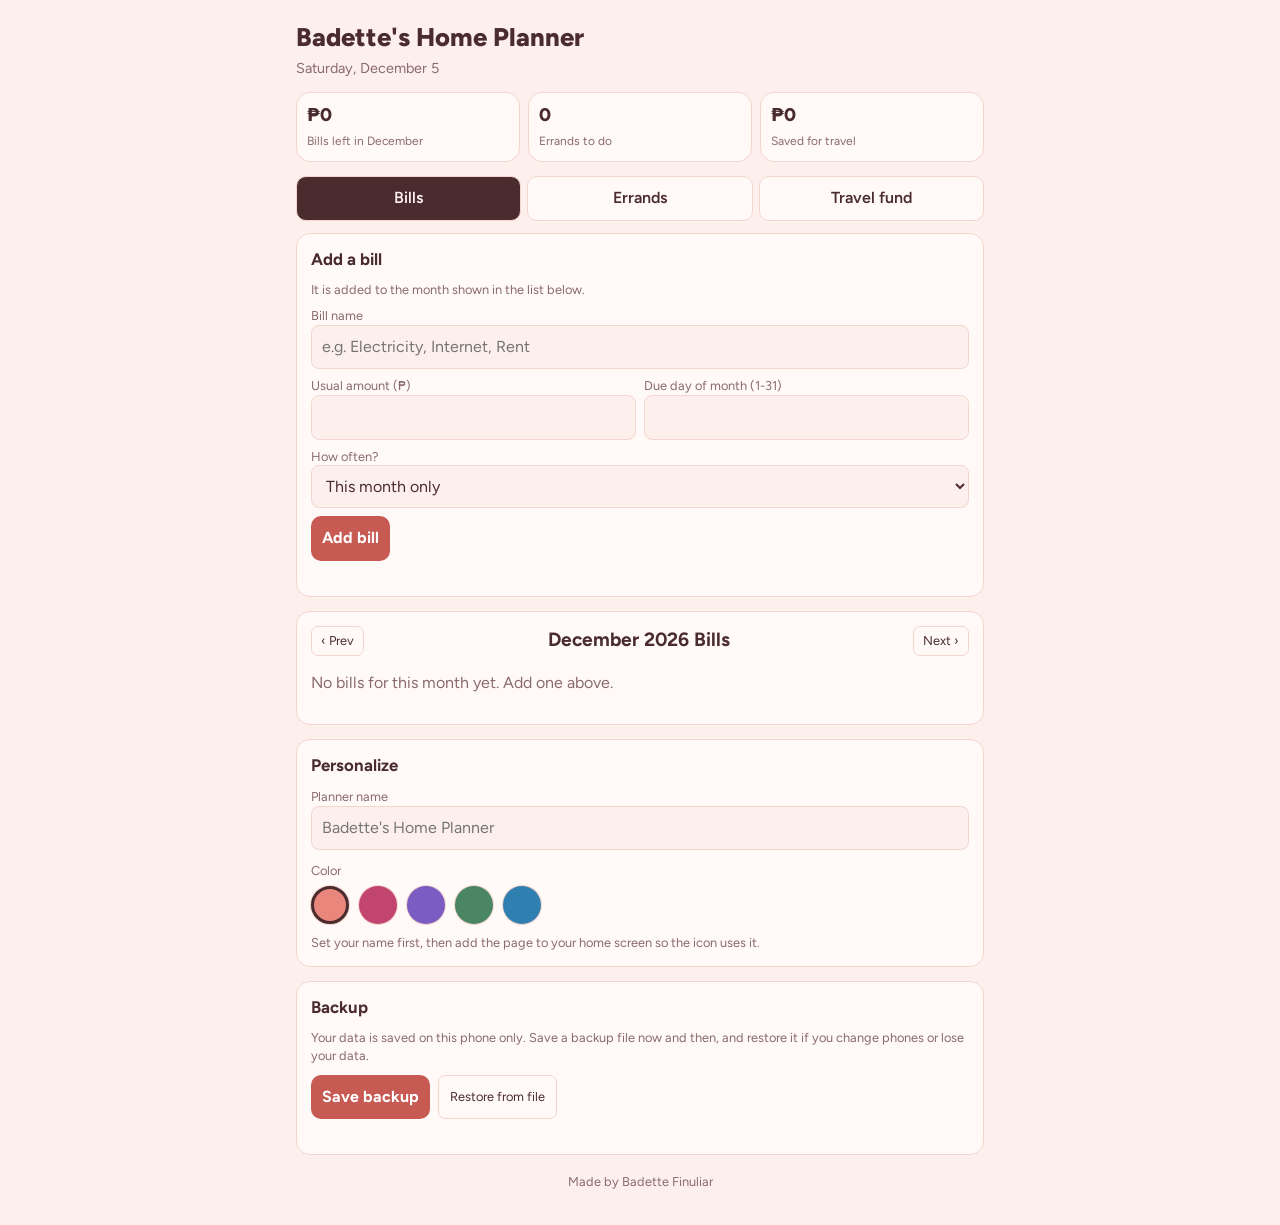
<file: index.html>
<!DOCTYPE html>
<html lang="en">
<head>
<meta charset="utf-8">
<meta name="viewport" content="width=device-width, initial-scale=1, viewport-fit=cover">
<title>Badette's Home Planner</title>
<link rel="icon" href="data:image/svg+xml,<svg xmlns=%22http://www.w3.org/2000/svg%22 viewBox=%220 0 100 100%22><text y=%22.9em%22 font-size=%2290%22>🌸</text></svg>">
<meta name="author" content="Badette Finuliar">
<meta name="theme-color" content="#f4978e">
<meta name="apple-mobile-web-app-capable" content="yes">
<meta name="mobile-web-app-capable" content="yes">
<meta name="apple-mobile-web-app-title" content="Badette's Planner">
<link href="https://fonts.googleapis.com/css2?family=Figtree:wght@400;600;800&display=swap" rel="stylesheet">
<style>
:root{--bg:#fdf0ec;--card:#fffaf8;--ink:#4a2b2e;--mute:#8a6a6c;--line:#f3d6cf;--sea:#c85a54;--co:#b3261e;--ok:#2e8b57;--soft:#fde1da;--on:#fff;
box-sizing:border-box;padding-top:env(safe-area-inset-top,0px);padding-bottom:env(safe-area-inset-bottom,0px)}
@media(prefers-color-scheme:dark){:root:not([data-theme="light"]){--bg:#241719;--card:#2f1f22;--ink:#fbeeea;--mute:#c4a5a3;--line:#4a3235;--sea:#f4978e;--co:#ff8f86;--ok:#5fd08d;--soft:#43282b;--on:#2a1416}}
:root[data-theme="dark"]{--bg:#241719;--card:#2f1f22;--ink:#fbeeea;--mute:#c4a5a3;--line:#4a3235;--sea:#f4978e;--co:#ff8f86;--ok:#5fd08d;--soft:#43282b;--on:#2a1416}
*{box-sizing:border-box}
html{scroll-padding-top:env(safe-area-inset-top,0px)}
body{margin:0;background:var(--bg);color:var(--ink);font-family:'Figtree',system-ui,sans-serif;line-height:1.4}
main{max-width:720px;margin:0 auto;padding:16px}
h1{font-size:1.6rem;font-weight:800;margin:4px 0 2px}
.sub{color:var(--mute);margin:0 0 14px;font-size:.9rem}
.stats{display:grid;grid-template-columns:repeat(3,1fr);gap:8px;margin-bottom:14px}
.stat{background:var(--card);border:1px solid var(--line);border-radius:14px;padding:10px}
.stat b{display:block;font-size:1.15rem;font-weight:800}
.stat span{font-size:.75rem;color:var(--mute)}
.stat.warn b{color:var(--co)}
.tabs{display:flex;gap:6px;margin-bottom:12px}
.tabs button{flex:1;padding:10px 4px;border:1px solid var(--line);background:var(--card);color:var(--ink);border-radius:10px;font:inherit;font-weight:600;cursor:pointer}
.tabs button.on{background:var(--ink);color:var(--bg)}
.box{background:var(--card);border:1px solid var(--line);border-radius:14px;padding:14px;margin-bottom:14px}
h2{font-size:1.05rem;margin:0 0 10px}
form{display:grid;grid-template-columns:1fr 1fr;gap:8px}
form .w{grid-column:1/-1}
label{font-size:.8rem;color:var(--mute);display:block}
input,select{width:100%;padding:10px;border:1px solid var(--line);border-radius:8px;font:inherit;background:var(--bg);color:var(--ink)}
.pri{padding:11px;border:0;border-radius:10px;background:var(--sea);color:var(--on);font:inherit;font-weight:700;cursor:pointer}
.sm{padding:5px 9px;border:1px solid var(--line);background:none;color:var(--ink);border-radius:7px;font:inherit;font-size:.8rem;cursor:pointer}
:focus-visible{outline:3px solid var(--co);outline-offset:2px}
.item{display:flex;align-items:center;gap:10px;padding:10px 0;border-bottom:1px solid var(--line)}
.item:last-child{border-bottom:0}
.item input[type=checkbox]{width:22px;height:22px;flex:none}
.grow{flex:1;min-width:0}
.grow b{display:block;overflow-wrap:anywhere}
.meta{font-size:.8rem;color:var(--mute)}
.late{color:var(--co);font-weight:700}
.soon{color:#b7791f;font-weight:700}
.done .grow{opacity:.5;text-decoration:line-through}
.amt{font-weight:800;white-space:nowrap}
.msg{min-height:1.1em;font-size:.85rem;margin:6px 0 0;color:var(--co)}
.empty{color:var(--mute)}
.bar{height:12px;background:var(--soft);border-radius:99px;overflow:hidden;margin:8px 0}
.bar i{display:block;height:100%;background:var(--barc,#f08a7e);border-radius:99px}
.goal{border-bottom:1px solid var(--line);padding:12px 0}
.goal:last-child{border-bottom:0}
.dep{display:flex;gap:6px;margin-top:8px}
.sw{width:38px;height:38px;border-radius:50%;border:3px solid transparent;cursor:pointer;box-shadow:0 0 0 1px var(--line)}
.sw[aria-pressed=true]{border-color:var(--ink)}
[hidden]{display:none!important}
</style>
</head>
<body>
<main>
<h1 id="brandH">Badette's Home Planner</h1>
<p class="sub" id="today"></p>
<div class="stats">
  <div class="stat" id="c1"><b id="s1">₱0</b><span id="l1">Bills left this month</span></div>
  <div class="stat" id="c2"><b id="s2">0</b><span>Errands to do</span></div>
  <div class="stat"><b id="s3">₱0</b><span>Saved for travel</span></div>
</div>
<div class="tabs">
  <button class="on" data-t="bills">Bills</button>
  <button data-t="errands">Errands</button>
  <button data-t="travel">Travel fund</button>
</div>

<section id="bills">
  <div class="box">
    <h2>Add a bill</h2>
    <p class="meta" style="margin:0 0 8px">It is added to the month shown in the list below.</p>
    <form id="fBill">
      <div class="w"><label for="bn">Bill name</label><input id="bn" maxlength="40" placeholder="e.g. Electricity, Internet, Rent"></div>
      <div><label for="ba">Usual amount (₱)</label><input id="ba" type="number" min="0" step="0.01"></div>
      <div><label for="bd">Due day of month (1-31)</label><input id="bd" type="number" min="1" max="31" step="1"></div>
      <div class="w"><label for="br">How often?</label><select id="br"><option value="once">This month only</option><option value="monthly">Every month, starting this month</option></select></div>
      <div class="w"><button class="pri">Add bill</button></div>
    </form>
    <p class="msg" id="mBill"></p>
  </div>
  <div class="box"><div style="display:flex;align-items:center;justify-content:space-between;gap:8px"><button class="sm" onclick="moveMonth(-1)" aria-label="Previous month">‹ Prev</button><h2 id="billMonth" style="font-size:1.2rem;margin:0;text-align:center"></h2><button class="sm" onclick="moveMonth(1)" aria-label="Next month">Next ›</button></div><p class="meta" id="billSum" style="margin:8px 0 6px;text-align:center"></p><div id="lBills"></div></div>
</section>

<section id="errands" hidden>
  <div class="box">
    <h2>Add an errand</h2>
    <form id="fErr">
      <div class="w"><label for="et">What do you need to do?</label><input id="et" maxlength="80" placeholder="e.g. Pick up school forms"></div>
      <div><label for="ed">Do by (optional)</label><input id="ed" type="date"></div>
      <div style="align-self:end"><button class="pri" style="width:100%">Add errand</button></div>
    </form>
    <p class="msg" id="mErr"></p>
  </div>
  <div class="box"><h2>Errands</h2><div id="lErr"></div><button class="sm" id="clrDone" style="margin-top:10px">Clear finished</button></div>
</section>

<section id="travel" hidden>
  <div class="box">
    <h2>Add a travel goal</h2>
    <form id="fGoal">
      <div class="w"><label for="gn">Where to?</label><input id="gn" maxlength="40" placeholder="e.g. Family trip to Cebu"></div>
      <div><label for="gt">Target amount (₱)</label><input id="gt" type="number" min="1" step="1"></div>
      <div><label for="gdt">Trip / target date</label><input id="gdt" type="date"></div>
      <div class="w"><button class="pri">Add goal</button></div>
    </form>
    <p class="msg" id="mGoal"></p>
  </div>
  <div class="box"><h2>Your goals</h2><div id="lGoals"></div></div>
</section>
<div class="box"><h2>Personalize</h2><label for="brandName">Planner name</label><input id="brandName" maxlength="40" placeholder="Badette's Home Planner"><label style="margin-top:12px">Color</label><div id="swatches" style="display:flex;gap:10px;flex-wrap:wrap;margin-top:6px"></div><p class="meta" style="margin:10px 0 0">Set your name first, then add the page to your home screen so the icon uses it.</p></div>
<div class="box"><h2>Backup</h2><p class="meta" style="margin:0 0 10px">Your data is saved on this phone only. Save a backup file now and then, and restore it if you change phones or lose your data.</p><div style="display:flex;gap:8px;flex-wrap:wrap"><button class="pri" id="bkSave">Save backup</button><button class="sm" id="bkLoad" style="padding:11px">Restore from file</button><input type="file" id="bkFile" accept=".json,application/json" hidden></div><p class="msg" id="mBk"></p></div>
<footer style="text-align:center;color:var(--mute);font-size:.8rem;padding:4px 0 18px">Made by Badette Finuliar</footer>
</main>

<script>
const KEY='home-planner-v1';
let db={bills:[],errands:[],goals:[]};
try{const s=localStorage.getItem(KEY);if(s)db=Object.assign(db,JSON.parse(s))}catch(e){}
const save=()=>{try{localStorage.setItem(KEY,JSON.stringify(db))}catch(e){}};
const $=id=>document.getElementById(id);
const peso=n=>'₱'+(Math.round(n*100)/100).toLocaleString('en-PH',{maximumFractionDigits:2});
const esc=s=>String(s).replace(/[&<>"']/g,c=>({'&':'&amp;','<':'&lt;','>':'&gt;','"':'&quot;',"'":'&#39;'}[c]));
const t0=()=>{const d=new Date();d.setHours(0,0,0,0);return d};
let vm=(()=>{const d=new Date();return new Date(d.getFullYear(),d.getMonth(),1)})();
const ymk=(d=vm)=>d.getFullYear()+'-'+(d.getMonth()+1);
const amtOf=b=>(b.amts&&b.amts[ymk()]!==undefined)?b.amts[ymk()]:b.amt;
const vIdx=()=>vm.getFullYear()*12+vm.getMonth();
const keyOf=i=>Math.floor(i/12)+'-'+(i%12+1);
const dayOf=b=>(b.days&&b.days[ymk()]!==undefined)?b.days[ymk()]:b.day;
const applies=b=>{const i=vIdx();if(b.skip&&b.skip[ymk()])return false;return b.once?b.s===i:(i>=b.s&&(b.e==null||i<=b.e))};
function migrate(){db.bills.forEach(b=>{if(b.s===undefined){const d=new Date(b.id);b.s=d.getFullYear()*12+d.getMonth();b.once=false}})}
migrate();
function moveMonth(n){vm=new Date(vm.getFullYear(),vm.getMonth()+n,1);render()}
const dstr=d=>d.toLocaleDateString('en-PH',{month:'short',day:'numeric'});
const parse=s=>{const [y,m,d]=s.split('-').map(Number);return new Date(y,m-1,d)};
const say=(id,t)=>{$(id).textContent=t};

document.querySelectorAll('.tabs button').forEach(b=>b.onclick=()=>{
  document.querySelectorAll('.tabs button').forEach(x=>x.classList.toggle('on',x===b));
  ['bills','errands','travel'].forEach(t=>$(t).hidden=t!==b.dataset.t);
});

function dueOf(b){const dim=new Date(vm.getFullYear(),vm.getMonth()+1,0).getDate();return new Date(vm.getFullYear(),vm.getMonth(),Math.min(dayOf(b),dim))}
const diff=d=>Math.round((d-t0())/864e5);

$('fBill').onsubmit=e=>{
  e.preventDefault();
  const name=$('bn').value.trim(),amt=parseFloat($('ba').value),day=parseInt($('bd').value,10);
  if(!name)return say('mBill','Enter the bill name.');
  if(isNaN(amt)||amt<0)return say('mBill','Enter the amount as a number of 0 or more.');
  if(isNaN(day)||day<1||day>31)return say('mBill','Due day must be between 1 and 31.');
  db.bills.push({id:Date.now(),name,amt,day,s:vIdx(),e:null,once:$('br').value==='once',paid:{}});
  save();e.target.reset();say('mBill','');render();
};
function togglePaid(id){const b=db.bills.find(x=>x.id===id),k=ymk();if(b.paid[k])delete b.paid[k];else b.paid[k]=true;save();render()}
function editBill(id){
  const b=db.bills.find(x=>x.id===id),mn=vm.toLocaleDateString('en-PH',{month:'long'});
  const a=parseFloat(prompt('Amount for '+b.name+' in '+mn+' (₱):',amtOf(b)));
  if(isNaN(a)||a<0)return;
  let d=parseInt(prompt('Due day of the month (1-31):',dayOf(b)),10);
  if(!(d>=1&&d<=31))d=dayOf(b);
  b.amts=b.amts||{};b.days=b.days||{};
  if(b.once){b.amt=a;b.day=d;delete b.amts[ymk()];delete b.days[ymk()]}
  else if(confirm('Use this amount and due day for '+mn+' and all later months too?\n\nOK = this and later months (past months stay the same)\nCancel = '+mn+' only')){
    for(let i=b.s;i<vIdx();i++){const kk=keyOf(i);if(b.amts[kk]===undefined)b.amts[kk]=b.amt;if(b.days[kk]===undefined)b.days[kk]=b.day}
    b.amt=a;b.day=d;delete b.amts[ymk()];delete b.days[ymk()];
  }else{b.amts[ymk()]=a;b.days[ymk()]=d}
  save();render();
}
function delBill(id){
  const b=db.bills.find(x=>x.id===id),mn=vm.toLocaleDateString('en-PH',{month:'long',year:'numeric'});
  if(b.once){if(confirm('Delete "'+b.name+'"? It was only for '+mn+'.')){db.bills=db.bills.filter(x=>x.id!==id);save();render()}return}
  if(confirm('Remove "'+b.name+'" from '+mn+' only?\n\nOK = this month only\nCancel = see more options')){b.skip=b.skip||{};b.skip[ymk()]=true;save();render();return}
  if(confirm('Remove "'+b.name+'" from '+mn+' and all later months?\n\nPast months keep it.')){
    if(vIdx()<=b.s)db.bills=db.bills.filter(x=>x.id!==id);else b.e=vIdx()-1;
    save();render();
  }
}

$('fErr').onsubmit=e=>{
  e.preventDefault();
  const text=$('et').value.trim();
  if(!text)return say('mErr','Type what you need to do.');
  db.errands.push({id:Date.now(),text,date:$('ed').value,done:false});
  save();e.target.reset();say('mErr','');render();
};
function togErr(id){const x=db.errands.find(e=>e.id===id);x.done=!x.done;save();render()}
function delErr(id){db.errands=db.errands.filter(e=>e.id!==id);save();render()}
$('clrDone').onclick=()=>{db.errands=db.errands.filter(e=>!e.done);save();render()};

$('fGoal').onsubmit=e=>{
  e.preventDefault();
  const name=$('gn').value.trim(),target=parseFloat($('gt').value),date=$('gdt').value;
  if(!name)return say('mGoal','Enter where you want to go.');
  if(isNaN(target)||target<=0)return say('mGoal','Target amount must be more than 0.');
  db.goals.push({id:Date.now(),name,target,date,saved:[]});
  save();e.target.reset();say('mGoal','');render();
};
function addDep(id){
  const g=db.goals.find(x=>x.id===id),inp=$('dep'+id),v=parseFloat(inp.value);
  if(isNaN(v)||v<=0){inp.focus();return}
  g.saved.push({t:Date.now(),amt:v});save();render();
}
function undoDep(id){const g=db.goals.find(x=>x.id===id);if(g.saved.length&&confirm('Remove your last deposit of '+peso(g.saved[g.saved.length-1].amt)+'?')){g.saved.pop();save();render()}}
function delGoal(id){if(confirm('Delete this goal and its savings record?')){db.goals=db.goals.filter(g=>g.id!==id);save();render()}}

function render(){
  $('today').textContent=new Date().toLocaleDateString('en-PH',{weekday:'long',month:'long',day:'numeric'});
  const k=ymk();
  const bills=db.bills.filter(applies).map(b=>({b,due:dueOf(b),paid:!!b.paid[k],amt:amtOf(b)})).sort((a,c)=>(a.paid-c.paid)||(a.due-c.due));
  const left=bills.filter(x=>!x.paid).reduce((s,x)=>s+x.amt,0);
  const overdue=bills.filter(x=>!x.paid&&diff(x.due)<0).length;
  $('s1').textContent=peso(left);$('c1').classList.toggle('warn',overdue>0);
  $('l1').textContent='Bills left in '+vm.toLocaleDateString('en-PH',{month:'long'});
  const all=bills.reduce((s,x)=>s+x.amt,0);
  $('billMonth').textContent=vm.toLocaleDateString('en-PH',{month:'long',year:'numeric'})+' Bills';
  $('billSum').textContent=bills.length?`${peso(all-left)} paid of ${peso(all)} · ${bills.filter(x=>x.paid).length} of ${bills.length} bills paid`:'';
  $('lBills').innerHTML=bills.length?bills.map(({b,due,paid,amt})=>{
    const d=diff(due);
    const st=paid?'Paid':d<0?`<span class="late">Overdue by ${-d} day${d<-1?'s':''}</span>`:d===0?'<span class="late">Due today</span>':d<=3?`<span class="soon">Due in ${d} day${d>1?'s':''} (${dstr(due)})</span>`:'Due '+dstr(due);
    return `<div class="item ${paid?'done':''}"><input type="checkbox" ${paid?'checked':''} onchange="togglePaid(${b.id})" aria-label="Mark ${esc(b.name)} as paid"><div class="grow"><b>${esc(b.name)}</b><span class="meta">${st} · ${b.once?'This month only':'Monthly'}</span></div><span class="amt">${peso(amt)}</span><button class="sm" onclick="editBill(${b.id})">Edit</button><button class="sm" onclick="delBill(${b.id})" aria-label="Delete ${esc(b.name)}">✕</button></div>`}).join('')
    :'<p class="empty">No bills for this month yet. Add one above.</p>';

  const errs=db.errands.slice().sort((a,c)=>(a.done-c.done)||((a.date||'9999')<(c.date||'9999')?-1:1));
  const todo=db.errands.filter(e=>!e.done),late=todo.filter(e=>e.date&&diff(parse(e.date))<0).length;
  $('s2').textContent=todo.length+(late?` (${late} late)`:'');$('c2').classList.toggle('warn',late>0);
  $('lErr').innerHTML=errs.length?errs.map(e=>{
    let m='No date';if(e.date){const d=diff(parse(e.date));m=e.done?dstr(parse(e.date)):d<0?`<span class="late">Late by ${-d} day${d<-1?'s':''}</span>`:d===0?'<span class="soon">Today</span>':d===1?'Tomorrow':dstr(parse(e.date))}
    return `<div class="item ${e.done?'done':''}"><input type="checkbox" ${e.done?'checked':''} onchange="togErr(${e.id})" aria-label="Mark done"><div class="grow"><b>${esc(e.text)}</b><span class="meta">${m}</span></div><button class="sm" onclick="delErr(${e.id})" aria-label="Delete errand">✕</button></div>`}).join('')
    :'<p class="empty">Nothing to do. Add an errand so you don\'t forget it.</p>';
  $('clrDone').hidden=!db.errands.some(e=>e.done);

  let total=0;
  $('lGoals').innerHTML=db.goals.length?db.goals.map(g=>{
    const s=g.saved.reduce((a,x)=>a+x.amt,0);total+=s;
    const pct=Math.min(100,Math.round(s/g.target*100)),rem=Math.max(0,g.target-s);
    let tip='';
    if(rem===0)tip='Goal reached! Time to book it.';
    else if(g.date){const dt=parse(g.date),now=new Date();const mo=(dt.getFullYear()-now.getFullYear())*12+dt.getMonth()-now.getMonth();
      tip=dt<t0()?'Target date has passed. Edit the goal or keep saving.':`Save about <b>${peso(rem/Math.max(1,mo))}</b> a month to reach it by ${dt.toLocaleDateString('en-PH',{month:'short',year:'numeric'})}.`}
    return `<div class="goal"><div class="item" style="border:0;padding:0"><div class="grow"><b>${esc(g.name)}</b><span class="meta">${peso(s)} of ${peso(g.target)} (${pct}%)</span></div><button class="sm" onclick="undoDep(${g.id})">Undo last</button><button class="sm" onclick="delGoal(${g.id})" aria-label="Delete goal">✕</button></div><div class="bar"><i style="width:${pct}%"></i></div><div class="meta">${tip}</div><div class="dep"><input id="dep${g.id}" type="number" min="1" step="1" placeholder="Amount to add (₱)" aria-label="Deposit amount"><button class="pri" style="padding:8px 14px" onclick="addDep(${g.id})">Add</button></div></div>`}).join('')
    :'<p class="empty">No goals yet. Add where you want to go and how much you need.</p>';
  $('s3').textContent=peso(total);
}
const DEFAULT_NAME="Badette's Home Planner";
const mk=(sea,bg,soft,line,ink,mute,card,on)=>({sea,bg,soft,line,ink,mute,card,on});
const ACC={
rose:{L:mk('#c2456f','#fdeef3','#fbdde7','#f3d3de','#4a2836','#8a6675','#fffafb','#fff'),D:mk('#f08aac','#241318','#4a2532','#4a2f39','#fbedf1','#c9a5b3','#2f1b22','#2a1019')},
lavender:{L:mk('#7a5cc2','#f5f1fb','#e8def8','#ddd3ee','#2f2547','#77708a','#fdfbff','#fff'),D:mk('#b9a2f0','#1b1726','#372d52','#3c3352','#f1ecfb','#b3a9c9','#251f33','#1b1230')},
sage:{L:mk('#4a8564','#eff5ef','#dcebe0','#d3e2d6','#23392c','#66786b','#fbfdfb','#fff'),D:mk('#8fcaa5','#141c17','#2a4032','#2f3f35','#ebf5ee','#a3b8a9','#1d2822','#102117')},
sky:{L:mk('#2f7fb0','#eef5fa','#dcebf5','#d3e2ee','#1f3447','#66798a','#fbfdff','#fff'),D:mk('#7dbbe6','#111a22','#23384a','#2a3a48','#eaf3fa','#a0b4c4','#192530','#0e1c28')}};
const SW=[['salmon','Salmon','#e9877d'],['rose','Rose','#c2456f'],['lavender','Lavender','#7a5cc2'],['sage','Sage green','#4a8564'],['sky','Sky blue','#2f7fb0']];
function cfg(){db.settings=db.settings||{};return db.settings}
function applyBrand(){
  const c=cfg(),name=(c.name||'').trim()||DEFAULT_NAME;
  $('brandH').textContent=name;document.title=name;
  document.querySelector('meta[name="apple-mobile-web-app-title"]').content=name.slice(0,30);
  const r=document.documentElement.style;
  ['sea','bg','soft','line','ink','mute','card','on','barc'].forEach(k=>r.removeProperty('--'+k));
  const a=ACC[c.accent];let theme='#f4978e';
  if(a){const p=matchMedia('(prefers-color-scheme: dark)').matches?a.D:a.L;
    Object.keys(p).forEach(k=>r.setProperty('--'+k,p[k]));r.setProperty('--barc',p.sea);theme=p.sea}
  document.querySelector('meta[name="theme-color"]').content=theme;
  const cur=c.accent||'salmon';
  $('swatches').innerHTML=SW.map(([k,n,col])=>`<button class="sw" data-k="${k}" style="background:${col}" aria-label="${n}" aria-pressed="${k===cur}"></button>`).join('');
}
function loadBrandInput(){$('brandName').value=cfg().name||''}
$('brandName').oninput=e=>{cfg().name=e.target.value;save();applyBrand()};
$('swatches').onclick=e=>{const b=e.target.closest('.sw');if(!b)return;if(b.dataset.k==='salmon')delete cfg().accent;else cfg().accent=b.dataset.k;save();applyBrand()};
try{matchMedia('(prefers-color-scheme: dark)').addEventListener('change',applyBrand)}catch(e){}

$('bkSave').onclick=()=>{try{const a=document.createElement('a');a.href=URL.createObjectURL(new Blob([JSON.stringify(db)],{type:'application/json'}));a.download='badettes-planner-backup-'+new Date().toISOString().slice(0,10)+'.json';document.body.appendChild(a);a.click();a.remove();say('mBk','Backup saved. Check your Downloads folder.')}catch(e){say('mBk','This browser could not save the file.')}};
$('bkLoad').onclick=()=>$('bkFile').click();
$('bkFile').onchange=e=>{const f=e.target.files[0];if(!f)return;const r=new FileReader();r.onload=()=>{try{const d=JSON.parse(r.result);if(!Array.isArray(d.bills)||!Array.isArray(d.errands)||!Array.isArray(d.goals))throw 0;if(!confirm('Replace the data on this phone with the backup?'))return;db=d;migrate();save();render();applyBrand();loadBrandInput();say('mBk','Backup restored.')}catch(x){say('mBk','That file is not a valid planner backup.')}};r.readAsText(f);e.target.value=''};
render();applyBrand();loadBrandInput();
</script>
</body>
</html>
</file>
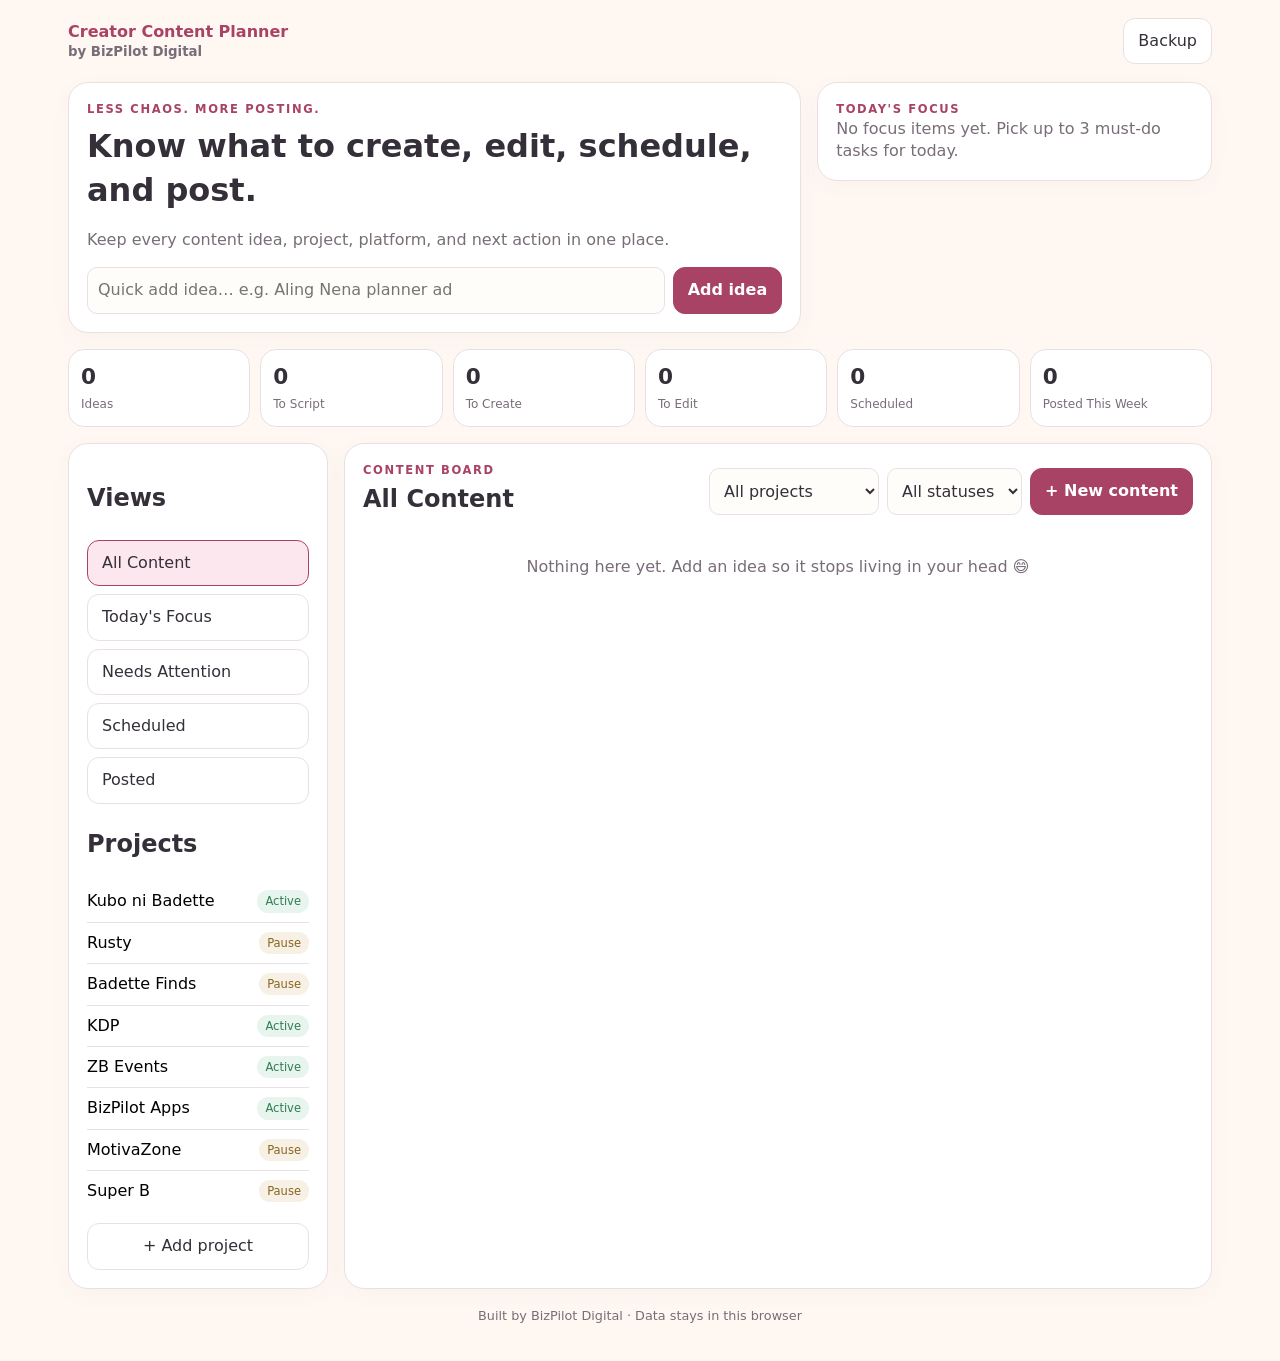
<file: creator-planner/index.html>
<!doctype html>
<html lang="en">
<head>
<meta charset="utf-8">
<meta name="viewport" content="width=device-width,initial-scale=1,viewport-fit=cover">
<meta name="theme-color" content="#fff8f2">
<link rel="icon" href="./creator-icon.svg" type="image/svg+xml">
<link rel="manifest" href="./manifest.webmanifest">
<title>Creator Content Planner · BizPilot Digital</title>
<style>
:root{--bg:#fff8f2;--card:#fff;--ink:#352f39;--muted:#786d79;--line:#eadfe5;--accent:#a84365;--soft:#fce7ee;--warn:#b7791f;--good:#2e7d55;--blue:#3f729b;box-sizing:border-box}*{box-sizing:border-box}body{margin:0;background:var(--bg);color:var(--ink);font-family:Inter,system-ui,sans-serif;line-height:1.4}button,input,select,textarea{font:inherit}button{cursor:pointer}.wrap{max-width:1180px;margin:auto;padding:18px}.top{display:flex;justify-content:space-between;align-items:center;gap:12px;margin-bottom:18px}.brand{font-weight:800;color:var(--accent)}.brand small{display:block;color:var(--muted);font-weight:600}.hero{display:grid;grid-template-columns:1.3fr .7fr;gap:16px;align-items:start}.card{background:var(--card);border:1px solid var(--line);border-radius:20px;padding:18px;box-shadow:0 6px 24px #55334408}.eyebrow{text-transform:uppercase;letter-spacing:.14em;font-size:.72rem;color:var(--accent);font-weight:800}.hero h1{font-size:2rem;margin:6px 0}.muted{color:var(--muted)}.quick{display:flex;gap:8px}.quick input{flex:1}.pri,.sec{border-radius:12px;padding:11px 14px;border:1px solid var(--line)}.pri{background:var(--accent);color:white;border-color:var(--accent);font-weight:700}.sec{background:white;color:var(--ink)}.stats{display:grid;grid-template-columns:repeat(6,minmax(0,1fr));gap:10px;margin:16px 0}.stat{background:white;border:1px solid var(--line);border-radius:16px;padding:12px}.stat b{display:block;font-size:1.35rem}.stat span{font-size:.75rem;color:var(--muted)}.layout{display:grid;grid-template-columns:260px 1fr;gap:16px}.sidebar .filter{width:100%;text-align:left;margin:4px 0}.filter.on{background:var(--soft);border-color:var(--accent)}.project{display:flex;justify-content:space-between;gap:6px;align-items:center;padding:9px 0;border-bottom:1px solid var(--line)}.project:last-child{border-bottom:0}.badge{font-size:.72rem;padding:3px 8px;border-radius:999px;background:#f4eef1;color:var(--muted)}.badge.active{background:#e8f5ee;color:var(--good)}.badge.pause{background:#f6f0e5;color:#8a651c}.boardhead{display:flex;justify-content:space-between;gap:10px;align-items:center;margin-bottom:12px}.controls{display:flex;gap:8px;flex-wrap:wrap}.controls select,.controls input,input,select,textarea{border:1px solid var(--line);border-radius:10px;padding:10px;background:#fffdf9;color:var(--ink)}.cards{display:grid;gap:10px}.item{border:1px solid var(--line);border-radius:16px;padding:14px;background:#fff}.itemtop{display:flex;justify-content:space-between;gap:10px;align-items:flex-start}.item h3{margin:0 0 4px;font-size:1rem}.meta{display:flex;gap:6px;flex-wrap:wrap;margin:8px 0}.pill{font-size:.72rem;padding:4px 8px;border-radius:999px;background:#f4eef1}.pill.priority{background:#fff0d9;color:#946210}.pill.posted{background:#e6f4eb;color:var(--good)}.pill.scheduled{background:#eaf2fb;color:var(--blue)}.itemactions{display:flex;gap:6px;flex-wrap:wrap;margin-top:10px}.itemactions button,.sm{border:1px solid var(--line);background:white;border-radius:9px;padding:7px 9px}.focus{border-left:4px solid var(--accent)}.empty{padding:24px;text-align:center;color:var(--muted)}dialog{border:0;border-radius:20px;max-width:650px;width:calc(100% - 24px);padding:0;box-shadow:0 24px 60px #0003}dialog::backdrop{background:#0005}.modal{padding:20px}.grid{display:grid;grid-template-columns:1fr 1fr;gap:10px}.w{grid-column:1/-1}.modal label{font-size:.8rem;color:var(--muted);display:block;margin-bottom:4px}.modal textarea{width:100%;min-height:90px}.modal input,.modal select{width:100%}.modalactions{display:flex;justify-content:flex-end;gap:8px;margin-top:14px}.todaylist{display:grid;gap:8px}.todayrow{padding:10px;border:1px solid var(--line);border-radius:12px;background:#fffdf9}.danger{color:#9b2d2d}.footer{text-align:center;color:var(--muted);font-size:.8rem;padding:18px}.row{display:flex;gap:8px;align-items:center;flex-wrap:wrap}.smallnote{font-size:.78rem;color:var(--muted)}
@media(max-width:900px){.hero,.layout{grid-template-columns:1fr}.stats{grid-template-columns:repeat(3,1fr)}.sidebar{order:2}}@media(max-width:560px){.wrap{padding:12px}.stats{grid-template-columns:repeat(2,1fr)}.grid{grid-template-columns:1fr}.w{grid-column:auto}.quick{flex-direction:column}.boardhead{align-items:flex-start;flex-direction:column}.top{align-items:flex-start}.hero h1{font-size:1.55rem}}
</style>
</head>
<body>
<div class="wrap">
<div class="top"><div class="brand">Creator Content Planner<small>by BizPilot Digital</small></div><button id="backupBtn" class="sec">Backup</button></div>
<div class="hero">
<section class="card"><div class="eyebrow">Less chaos. More posting.</div><h1>Know what to create, edit, schedule, and post.</h1><p class="muted">Keep every content idea, project, platform, and next action in one place.</p><div class="quick"><input id="quickIdea" placeholder="Quick add idea… e.g. Aling Nena planner ad"><button id="quickAdd" class="pri">Add idea</button></div></section>
<section class="card"><div class="eyebrow">Today's Focus</div><div id="todayFocus" class="todaylist"></div></section>
</div>
<div class="stats">
<div class="stat"><b id="nIdea">0</b><span>Ideas</span></div><div class="stat"><b id="nScript">0</b><span>To Script</span></div><div class="stat"><b id="nCreate">0</b><span>To Create</span></div><div class="stat"><b id="nEdit">0</b><span>To Edit</span></div><div class="stat"><b id="nScheduled">0</b><span>Scheduled</span></div><div class="stat"><b id="nPosted">0</b><span>Posted This Week</span></div>
</div>
<div class="layout">
<aside class="sidebar card">
<h2>Views</h2>
<button class="filter sec on" data-view="all">All Content</button>
<button class="filter sec" data-view="today">Today's Focus</button>
<button class="filter sec" data-view="needs">Needs Attention</button>
<button class="filter sec" data-view="scheduled">Scheduled</button>
<button class="filter sec" data-view="posted">Posted</button>
<h2 style="margin-top:20px">Projects</h2><div id="projects"></div>
<button id="addProject" class="sec" style="margin-top:12px;width:100%">+ Add project</button>
</aside>
<main class="card">
<div class="boardhead"><div><div class="eyebrow">Content Board</div><h2 id="viewTitle" style="margin:4px 0">All Content</h2></div><div class="controls"><select id="projectFilter"><option value="">All projects</option></select><select id="statusFilter"><option value="">All statuses</option></select><button id="newContent" class="pri">+ New content</button></div></div>
<div id="contentList" class="cards"></div>
</main>
</div>
<div class="footer">Built by BizPilot Digital · Data stays in this browser</div>
</div>
<dialog id="contentDialog"><form method="dialog" id="contentForm" class="modal"><h2 id="dialogTitle">Add content</h2><input type="hidden" id="contentId"><div class="grid">
<div class="w"><label>Content title</label><input id="title" maxlength="100" required></div>
<div><label>Project / Brand</label><select id="project" required></select></div><div><label>Status</label><select id="status"></select></div>
<div><label>Priority</label><select id="priority"><option>Today</option><option selected>This Week</option><option>Later</option></select></div><div><label>Target post date</label><input id="date" type="date"></div>
<div class="w"><label>Platforms</label><div class="row"><label><input type="checkbox" class="platform" value="Facebook"> Facebook</label><label><input type="checkbox" class="platform" value="YouTube"> YouTube</label><label><input type="checkbox" class="platform" value="TikTok"> TikTok</label><label><input type="checkbox" class="platform" value="Instagram"> Instagram</label></div></div>
<div class="w"><label>Hook / angle</label><input id="hook" maxlength="180" placeholder="What makes someone stop scrolling?"></div>
<div class="w"><label>Notes / next action</label><textarea id="notes" maxlength="1000"></textarea></div>
<div><label>Views</label><input id="views" type="number" min="0" step="1"></div><div><label>Repeat this idea?</label><select id="repeat"><option value="">Not decided</option><option>Yes</option><option>No</option></select></div>
</div><div class="modalactions"><button type="button" id="deleteContent" class="sec danger">Delete</button><button type="button" id="cancelContent" class="sec">Cancel</button><button class="pri" value="default">Save</button></div></form></dialog>
<dialog id="projectDialog"><form method="dialog" id="projectForm" class="modal"><h2>Add project</h2><div class="grid"><div><label>Project name</label><input id="projectName" required></div><div><label>State</label><select id="projectState"><option value="active">Active</option><option value="pause">Paused / low priority</option></select></div></div><div class="modalactions"><button type="button" id="cancelProject" class="sec">Cancel</button><button class="pri">Add</button></div></form></dialog>
<input type="file" id="restoreFile" accept="application/json" hidden>
<script>
const KEY='creator-content-planner-v1';
const STATUSES=['Idea','Script','Create/Film','Edit','Scheduled','Posted'];
const defaults=[
{name:'Kubo ni Badette',state:'active'},{name:'Rusty',state:'pause'},{name:'Badette Finds',state:'pause'},{name:'KDP',state:'active'},{name:'ZB Events',state:'active'},{name:'BizPilot Apps',state:'active'},{name:'MotivaZone',state:'pause'},{name:'Super B',state:'pause'}];
let db={projects:defaults,items:[]};
try{const raw=localStorage.getItem(KEY);if(raw){const p=JSON.parse(raw);db={projects:Array.isArray(p.projects)?p.projects:defaults,items:Array.isArray(p.items)?p.items:[]}}}catch{}
let renamed=false;db.projects=db.projects.map(p=>{if(p.name==='Bella'){renamed=true;return {...p,name:'Rusty'}}return p});db.items=db.items.map(x=>{if(x.project==='Bella'){renamed=true;return {...x,project:'Rusty'}}return x});if(renamed)localStorage.setItem(KEY,JSON.stringify(db));
const $=id=>document.getElementById(id);const save=()=>localStorage.setItem(KEY,JSON.stringify(db));
let view='all';
function thisWeek(d){const now=new Date(),x=new Date(d);const a=new Date(now);a.setHours(0,0,0,0);const day=(a.getDay()+6)%7;a.setDate(a.getDate()-day);const b=new Date(a);b.setDate(a.getDate()+7);return x>=a&&x<b}
function renderStats(){const c=s=>db.items.filter(x=>x.status===s).length;$('nIdea').textContent=c('Idea');$('nScript').textContent=c('Script');$('nCreate').textContent=c('Create/Film');$('nEdit').textContent=c('Edit');$('nScheduled').textContent=c('Scheduled');$('nPosted').textContent=db.items.filter(x=>x.status==='Posted'&&x.date&&thisWeek(x.date)).length}
function renderProjects(){ $('projects').innerHTML=db.projects.map(p=>`<div class="project"><button class="sm" data-project="${esc(p.name)}" style="border:0;background:none;padding:0;text-align:left">${esc(p.name)}</button><span class="badge ${p.state}">${p.state==='active'?'Active':'Pause'}</span></div>`).join(''); const opts='<option value="">All projects</option>'+db.projects.map(p=>`<option>${esc(p.name)}</option>`).join('');$('projectFilter').innerHTML=opts;$('project').innerHTML=db.projects.map(p=>`<option>${esc(p.name)}</option>`).join('')}
function esc(s){return String(s??'').replace(/[&<>"']/g,c=>({'&':'&amp;','<':'&lt;','>':'&gt;','"':'&quot;',"'":'&#39;'}[c]))}
function filtered(){let a=db.items.slice();const pf=$('projectFilter').value,sf=$('statusFilter').value;if(pf)a=a.filter(x=>x.project===pf);if(sf)a=a.filter(x=>x.status===sf);if(view==='today')a=a.filter(x=>x.priority==='Today'||x.date===today());if(view==='needs'){const active=new Set(db.projects.filter(p=>p.state==='active').map(p=>p.name));a=a.filter(x=>active.has(x.project)&&x.status!=='Posted'&&(!x.date||x.date<today()))}if(view==='scheduled')a=a.filter(x=>x.status==='Scheduled');if(view==='posted')a=a.filter(x=>x.status==='Posted');return a.sort((a,b)=>(prio(a)-prio(b))||((a.date||'9999')<(b.date||'9999')?-1:1))}
function prio(x){return x.priority==='Today'?0:x.priority==='This Week'?1:2}function today(){return new Date().toISOString().slice(0,10)}
function renderItems(){const a=filtered();$('contentList').innerHTML=a.length?a.map(x=>`<article class="item ${x.priority==='Today'?'focus':''}"><div class="itemtop"><div><h3>${esc(x.title)}</h3><div class="smallnote">${esc(x.project)}</div></div><button class="sm" data-edit="${x.id}">Edit</button></div><div class="meta"><span class="pill ${x.status==='Posted'?'posted':x.status==='Scheduled'?'scheduled':''}">${esc(x.status)}</span><span class="pill priority">${esc(x.priority)}</span>${x.date?`<span class="pill">${esc(x.date)}</span>`:''}${(x.platforms||[]).map(p=>`<span class="pill">${esc(p)}</span>`).join('')}</div>${x.hook?`<div><b>Hook:</b> ${esc(x.hook)}</div>`:''}${x.notes?`<div class="muted">${esc(x.notes)}</div>`:''}${x.status==='Posted'?`<div class="smallnote" style="margin-top:7px">Views: ${Number(x.views||0).toLocaleString()}${x.repeat?` · Repeat: ${esc(x.repeat)}`:''}</div>`:''}<div class="itemactions"><button data-next="${x.id}">Next stage →</button><button data-today="${x.id}">Set Today</button></div></article>`).join(''):'<div class="empty">Nothing here yet. Add an idea so it stops living in your head 😄</div>'}
function renderFocus(){const a=db.items.filter(x=>x.status!=='Posted'&&(x.priority==='Today'||x.date===today())).slice(0,3);$('todayFocus').innerHTML=a.length?a.map(x=>`<div class="todayrow"><b>${esc(x.title)}</b><div class="smallnote">${esc(x.project)} · ${esc(x.status)}</div></div>`).join(''):'<div class="muted">No focus items yet. Pick up to 3 must-do tasks for today.</div>'}
function render(){renderStats();renderProjects();renderItems();renderFocus()}
STATUSES.forEach(s=>$('status').append(new Option(s,s)));$('statusFilter').innerHTML='<option value="">All statuses</option>'+STATUSES.map(s=>`<option>${s}</option>`).join('');
function openItem(item){$('contentForm').reset();document.querySelectorAll('.platform').forEach(x=>x.checked=false);$('contentId').value=item?.id||'';$('dialogTitle').textContent=item?'Edit content':'Add content';$('deleteContent').hidden=!item;if(item){['title','project','status','priority','date','hook','notes','views','repeat'].forEach(k=>$(k).value=item[k]??'');document.querySelectorAll('.platform').forEach(x=>x.checked=(item.platforms||[]).includes(x.value))}else{$('status').value='Idea';$('priority').value='This Week'}$('contentDialog').showModal()}
$('newContent').onclick=()=>openItem();$('quickAdd').onclick=()=>{const v=$('quickIdea').value.trim();if(!v)return;db.items.push({id:Date.now(),title:v,project:db.projects[0]?.name||'General',status:'Idea',priority:'This Week',date:'',platforms:[],hook:'',notes:'',views:0,repeat:''});$('quickIdea').value='';save();render()};$('quickIdea').addEventListener('keydown',e=>{if(e.key==='Enter')$('quickAdd').click()});
$('contentForm').onsubmit=e=>{e.preventDefault();const id=Number($('contentId').value)||Date.now();const data={id,title:$('title').value.trim(),project:$('project').value,status:$('status').value,priority:$('priority').value,date:$('date').value,platforms:[...document.querySelectorAll('.platform:checked')].map(x=>x.value),hook:$('hook').value.trim(),notes:$('notes').value.trim(),views:Number($('views').value||0),repeat:$('repeat').value};if(!data.title)return;const i=db.items.findIndex(x=>x.id===id);if(i>=0)db.items[i]=data;else db.items.push(data);save();$('contentDialog').close();render()};
$('cancelContent').onclick=()=>$('contentDialog').close();$('deleteContent').onclick=()=>{const id=Number($('contentId').value);if(id&&confirm('Delete this content item?')){db.items=db.items.filter(x=>x.id!==id);save();$('contentDialog').close();render()}};
$('contentList').onclick=e=>{const ed=e.target.closest('[data-edit]'),nx=e.target.closest('[data-next]'),td=e.target.closest('[data-today]');if(ed){openItem(db.items.find(x=>x.id===Number(ed.dataset.edit)));return}if(nx){const x=db.items.find(x=>x.id===Number(nx.dataset.next));const i=STATUSES.indexOf(x.status);if(i<STATUSES.length-1)x.status=STATUSES[i+1];save();render();return}if(td){const x=db.items.find(x=>x.id===Number(td.dataset.today));x.priority='Today';x.date=today();save();render()}};
$('addProject').onclick=()=>$('projectDialog').showModal();$('cancelProject').onclick=()=>$('projectDialog').close();$('projectForm').onsubmit=e=>{e.preventDefault();const name=$('projectName').value.trim();if(!name)return;if(!db.projects.some(p=>p.name.toLowerCase()===name.toLowerCase()))db.projects.push({name,state:$('projectState').value});save();$('projectForm').reset();$('projectDialog').close();render()};
$('projects').onclick=e=>{const b=e.target.closest('[data-project]');if(!b)return;$('projectFilter').value=b.dataset.project;renderItems()};document.querySelectorAll('.filter').forEach(b=>b.onclick=()=>{document.querySelectorAll('.filter').forEach(x=>x.classList.toggle('on',x===b));view=b.dataset.view;$('viewTitle').textContent=b.textContent;renderItems()});$('projectFilter').onchange=renderItems;$('statusFilter').onchange=renderItems;
$('backupBtn').onclick=()=>{const a=document.createElement('a');a.href=URL.createObjectURL(new Blob([JSON.stringify(db,null,2)],{type:'application/json'}));a.download='creator-content-planner-backup-'+today()+'.json';a.click();URL.revokeObjectURL(a.href)};
render();
</script>
</body>
</html>
</file>
